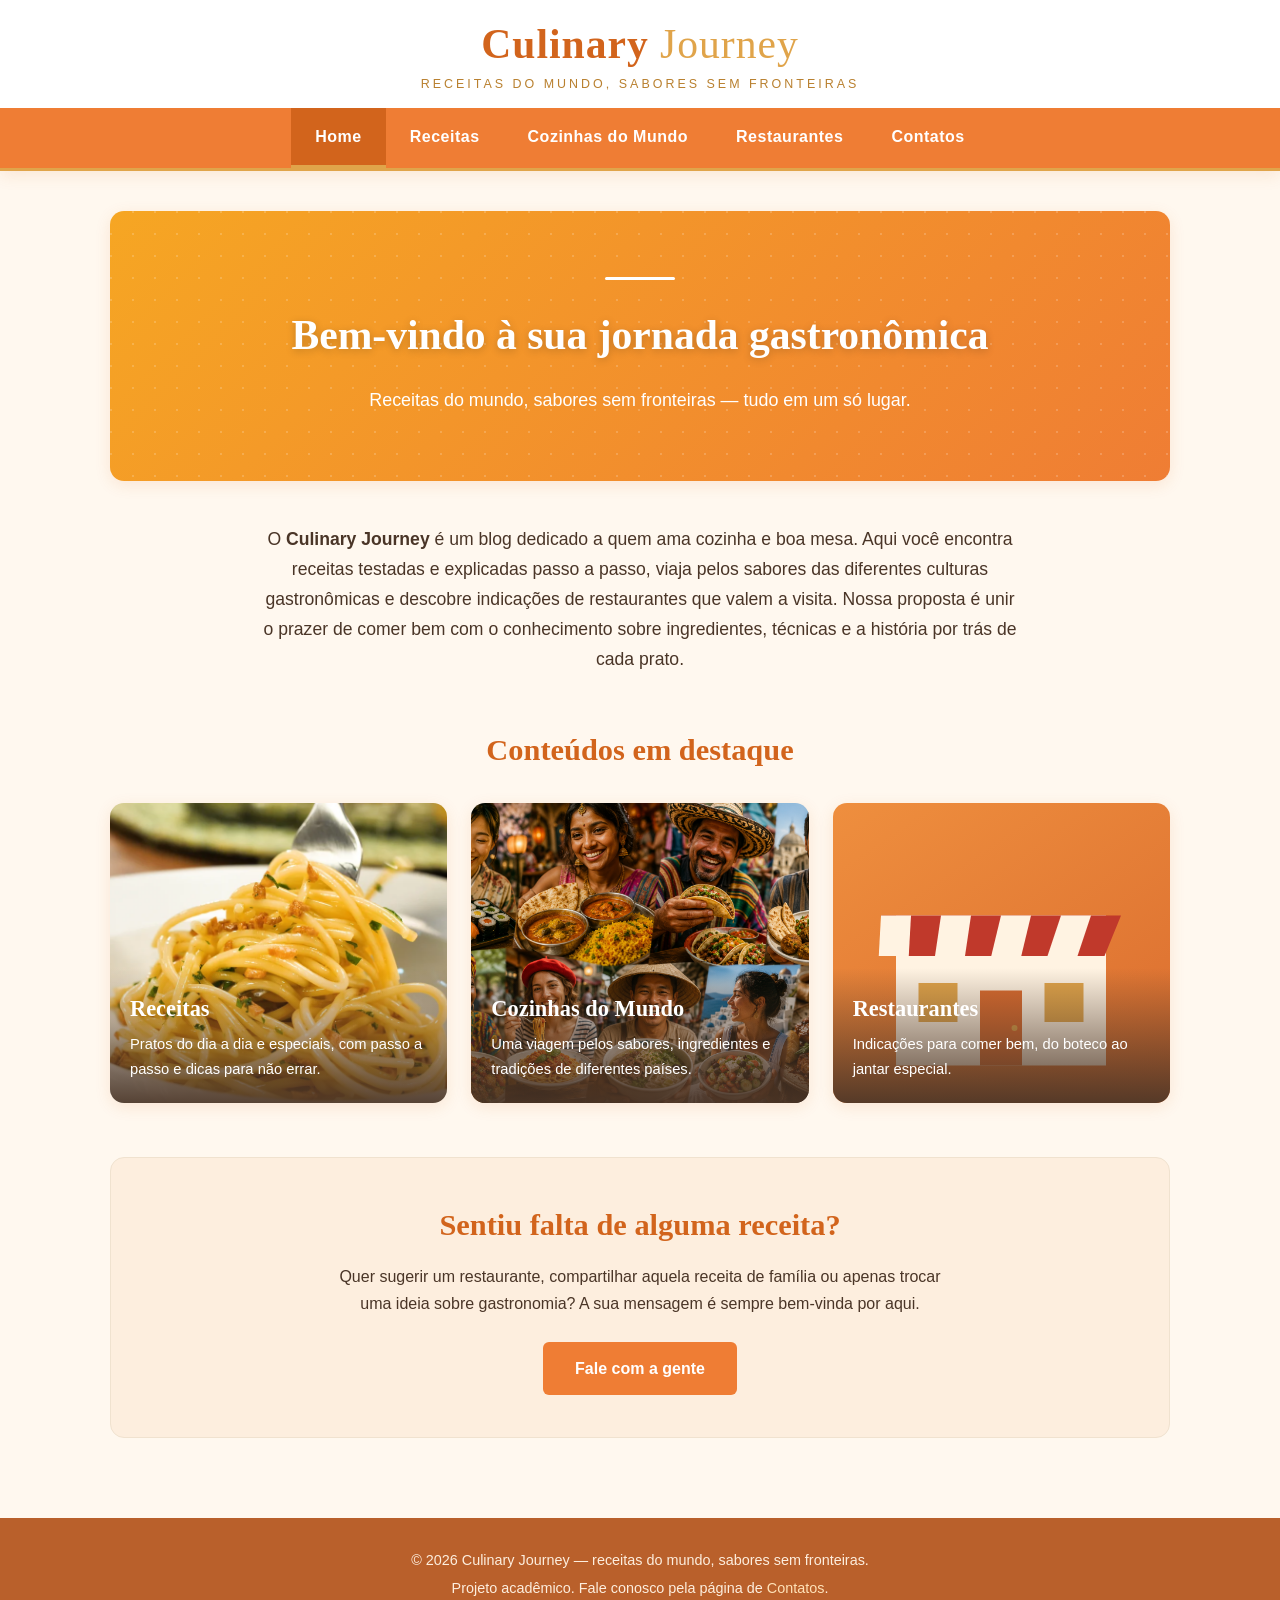
<file: index.html>
<!DOCTYPE html>
<html lang="pt-br">
<head>
    <meta charset="UTF-8">
    <meta name="viewport" content="width=device-width, initial-scale=1.0">
    <meta name="description" content="Culinary Journey: receitas do mundo, cozinhas internacionais e indicações de restaurantes. Sabores sem fronteiras.">
    <title>Culinary Journey | Receitas do mundo, sabores sem fronteiras</title>
    <link rel="stylesheet" href="css/style.css">
</head>
<body>
    <header>
        <div class="topo">
            <a href="index.html" class="logo-link">
                <span class="logo-nome">Culinary <span class="logo-script">Journey</span></span>
                <span class="logo-tag">receitas do mundo, sabores sem fronteiras</span>
            </a>
        </div>
        <nav>
            <ul>
                <li><a href="index.html" class="ativo">Home</a></li>
                <li><a href="receitas.html">Receitas</a></li>
                <li><a href="cozinhas-do-mundo.html">Cozinhas do Mundo</a></li>
                <li><a href="restaurantes.html">Restaurantes</a></li>
                <li><a href="contatos.html">Contatos</a></li>
            </ul>
        </nav>
    </header>

    <main>
        <section class="hero-banner hero-home">
            <div class="linha"></div>
            <h1>Bem-vindo à sua jornada gastronômica</h1>
            <p>Receitas do mundo, sabores sem fronteiras — tudo em um só lugar.</p>
        </section>

        <p class="intro">
            O <strong>Culinary Journey</strong> é um blog dedicado a quem ama cozinha e boa mesa.
            Aqui você encontra receitas testadas e explicadas passo a passo, viaja pelos sabores
            das diferentes culturas gastronômicas e descobre indicações de restaurantes que valem
            a visita. Nossa proposta é unir o prazer de comer bem com o conhecimento sobre
            ingredientes, técnicas e a história por trás de cada prato.
        </p>

        <section>
            <h2>Conteúdos em destaque</h2>
            <div class="destaques">

                <a class="destaque" href="receitas.html">
                    <img src="img/comidas/macarrao.png" alt="Prato de macarrão da seção de receitas">
                    <div class="destaque-info">
                        <h3>Receitas</h3>
                        <p>Pratos do dia a dia e especiais, com passo a passo e dicas para não errar.</p>
                    </div>
                </a>

                <a class="destaque" href="cozinhas-do-mundo.html">
                    <img src="img/cards/cozinhas-do-mundo.png" alt="Pratos típicos representando a seção de cozinhas do mundo">
                    <div class="destaque-info">
                        <h3>Cozinhas do Mundo</h3>
                        <p>Uma viagem pelos sabores, ingredientes e tradições de diferentes países.</p>
                    </div>
                </a>

                <a class="destaque" href="restaurantes.html">
                    <img src="img/cards/restaurantes.svg" alt="Fachada de restaurante representando a seção de restaurantes">
                    <div class="destaque-info">
                        <h3>Restaurantes</h3>
                        <p>Indicações para comer bem, do boteco ao jantar especial.</p>
                    </div>
                </a>

            </div>
        </section>

        <section class="cta-contato">
            <h2>Sentiu falta de alguma receita?</h2>
            <p>
                Quer sugerir um restaurante, compartilhar aquela receita de família ou apenas
                trocar uma ideia sobre gastronomia? A sua mensagem é sempre bem-vinda por aqui.
            </p>
            <a href="contatos.html" class="botao">Fale com a gente</a>
        </section>
    </main>

    <footer>
        <p>&copy; 2026 Culinary Journey — receitas do mundo, sabores sem fronteiras.</p>
        <p>Projeto acadêmico. Fale conosco pela página de <a href="contatos.html">Contatos</a>.</p>
    </footer>
</body>
</html>
</file>
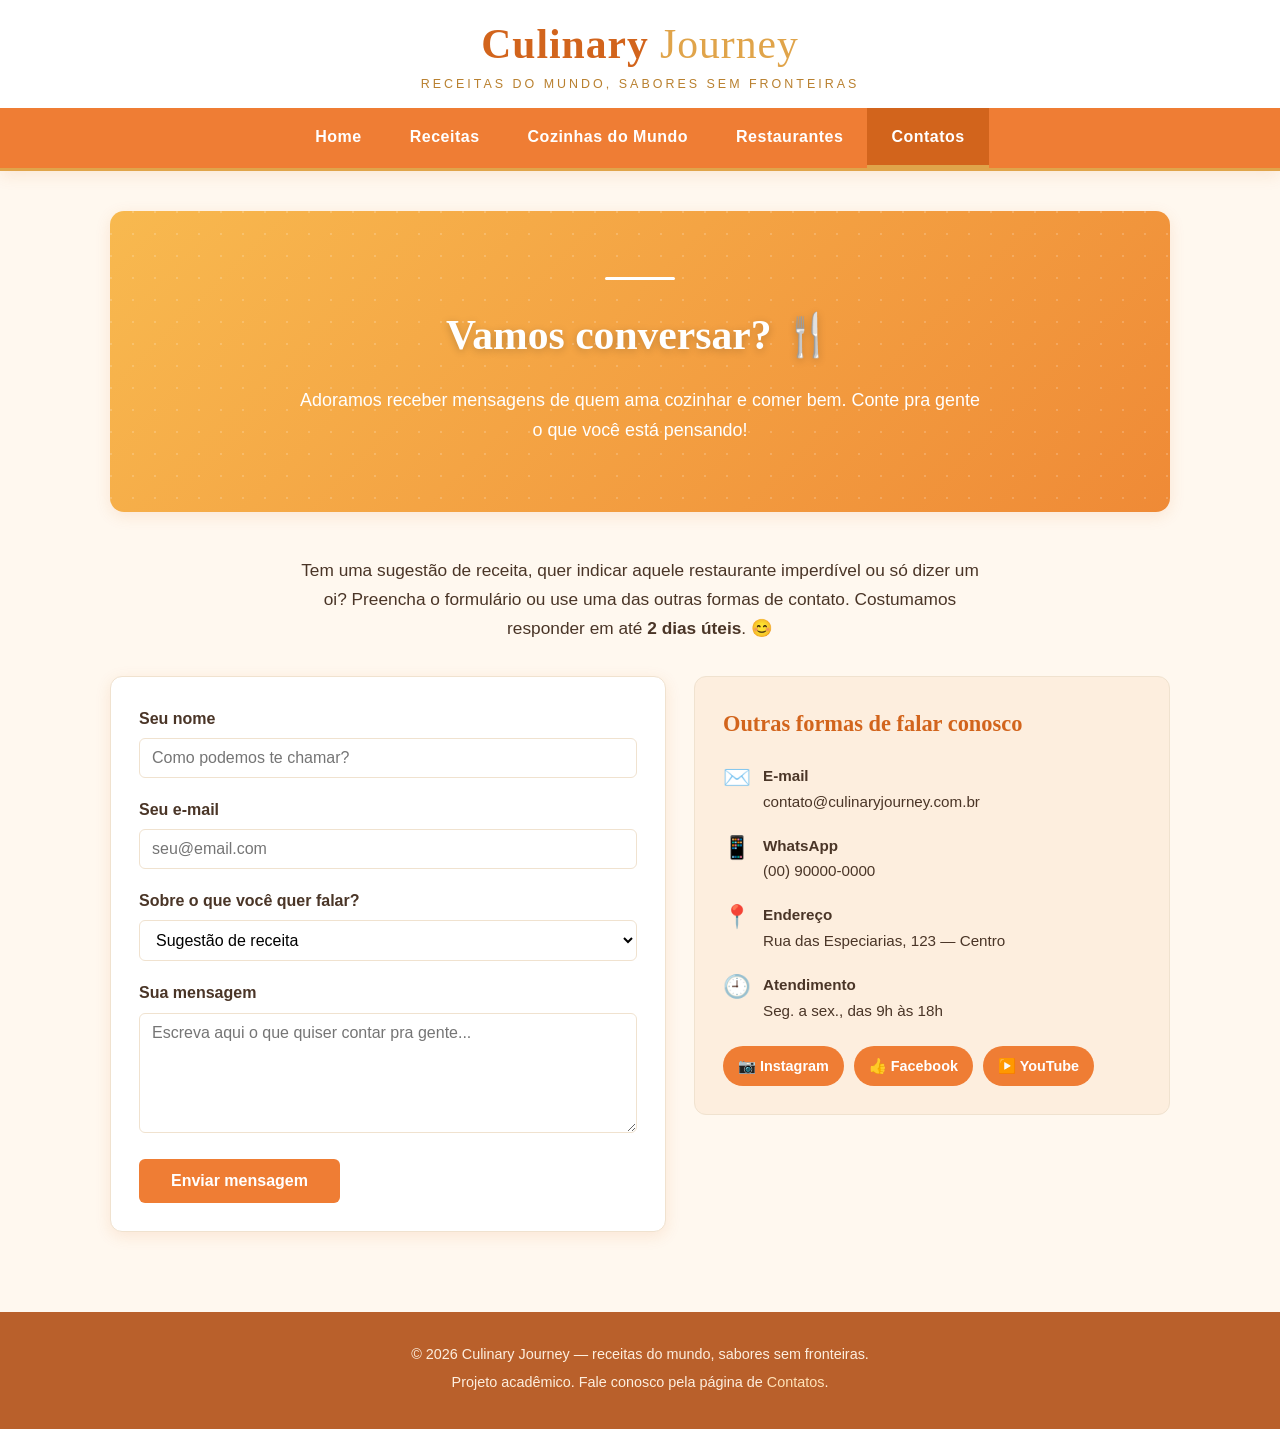
<file: contatos.html>
<!doctype html>
<html lang="pt-br">
  <head>
    <meta charset="UTF-8" />
    <meta name="viewport" content="width=device-width, initial-scale=1.0" />
    <meta
      name="description"
      content="Entre em contato com o Culinary Journey."
    />
    <title>Contatos | Culinary Journey</title>
    <link rel="stylesheet" href="css/style.css" />
  </head>
  <body>
    <header>
      <div class="topo">
        <a href="index.html" class="logo-link">
          <span class="logo-nome"
            >Culinary <span class="logo-script">Journey</span></span
          >
          <span class="logo-tag"
            >receitas do mundo, sabores sem fronteiras</span
          >
        </a>
      </div>
      <nav>
        <ul>
          <li><a href="index.html">Home</a></li>
          <li><a href="receitas.html">Receitas</a></li>
          <li><a href="cozinhas-do-mundo.html">Cozinhas do Mundo</a></li>
          <li><a href="restaurantes.html">Restaurantes</a></li>
          <li><a href="contatos.html" class="ativo">Contatos</a></li>
        </ul>
      </nav>
    </header>

    <main>
      <section class="hero-banner hero-contatos">
        <div class="linha"></div>
        <h1>Vamos conversar? 🍴</h1>
        <p>
          Adoramos receber mensagens de quem ama cozinhar e comer bem. Conte pra
          gente o que você está pensando!
        </p>
      </section>

      <p class="contato-intro">
        Tem uma sugestão de receita, quer indicar aquele restaurante imperdível
        ou só dizer um oi? Preencha o formulário ou use uma das outras formas de
        contato. Costumamos responder em até <strong>2 dias úteis</strong>. 😊
      </p>

      <div class="contato-grid">
        <form class="formulario" action="#" method="post">
          <div class="campo">
            <label for="nome">Seu nome</label>
            <input
              type="text"
              id="nome"
              name="nome"
              placeholder="Como podemos te chamar?"
              required
            />
          </div>
          <div class="campo">
            <label for="email">Seu e-mail</label>
            <input
              type="email"
              id="email"
              name="email"
              placeholder="seu@email.com"
              required
            />
          </div>
          <div class="campo">
            <label for="assunto">Sobre o que você quer falar?</label>
            <select id="assunto" name="assunto">
              <option value="receita">Sugestão de receita</option>
              <option value="restaurante">Indicação de restaurante</option>
              <option value="elogio">Elogio ou feedback</option>
              <option value="duvida">Dúvida</option>
              <option value="outro">Outro assunto</option>
            </select>
          </div>
          <div class="campo">
            <label for="mensagem">Sua mensagem</label>
            <textarea
              id="mensagem"
              name="mensagem"
              placeholder="Escreva aqui o que quiser contar pra gente..."
              required
            ></textarea>
          </div>
          <button type="submit" class="botao">Enviar mensagem</button>
        </form>

        <aside class="contato-lateral">
          <h2>Outras formas de falar conosco</h2>

          <div class="contato-item">
            <span class="ico">✉️</span>
            <span>
              <strong>E-mail</strong>
              contato@culinaryjourney.com.br
            </span>
          </div>
          <div class="contato-item">
            <span class="ico">📱</span>
            <span>
              <strong>WhatsApp</strong>
              (00) 90000-0000
            </span>
          </div>
          <div class="contato-item">
            <span class="ico">📍</span>
            <span>
              <strong>Endereço</strong>
              Rua das Especiarias, 123 — Centro
            </span>
          </div>
          <div class="contato-item">
            <span class="ico">🕘</span>
            <span>
              <strong>Atendimento</strong>
              Seg. a sex., das 9h às 18h
            </span>
          </div>

          <div class="redes">
            <a class="rede" href="#">📷 Instagram</a>
            <a class="rede" href="#">👍 Facebook</a>
            <a class="rede" href="#">▶️ YouTube</a>
          </div>
        </aside>
      </div>
    </main>

    <footer>
      <p>
        &copy; 2026 Culinary Journey — receitas do mundo, sabores sem
        fronteiras.
      </p>
      <p>
        Projeto acadêmico. Fale conosco pela página de
        <a href="contatos.html">Contatos</a>.
      </p>
    </footer>
  </body>
</html>
</file>
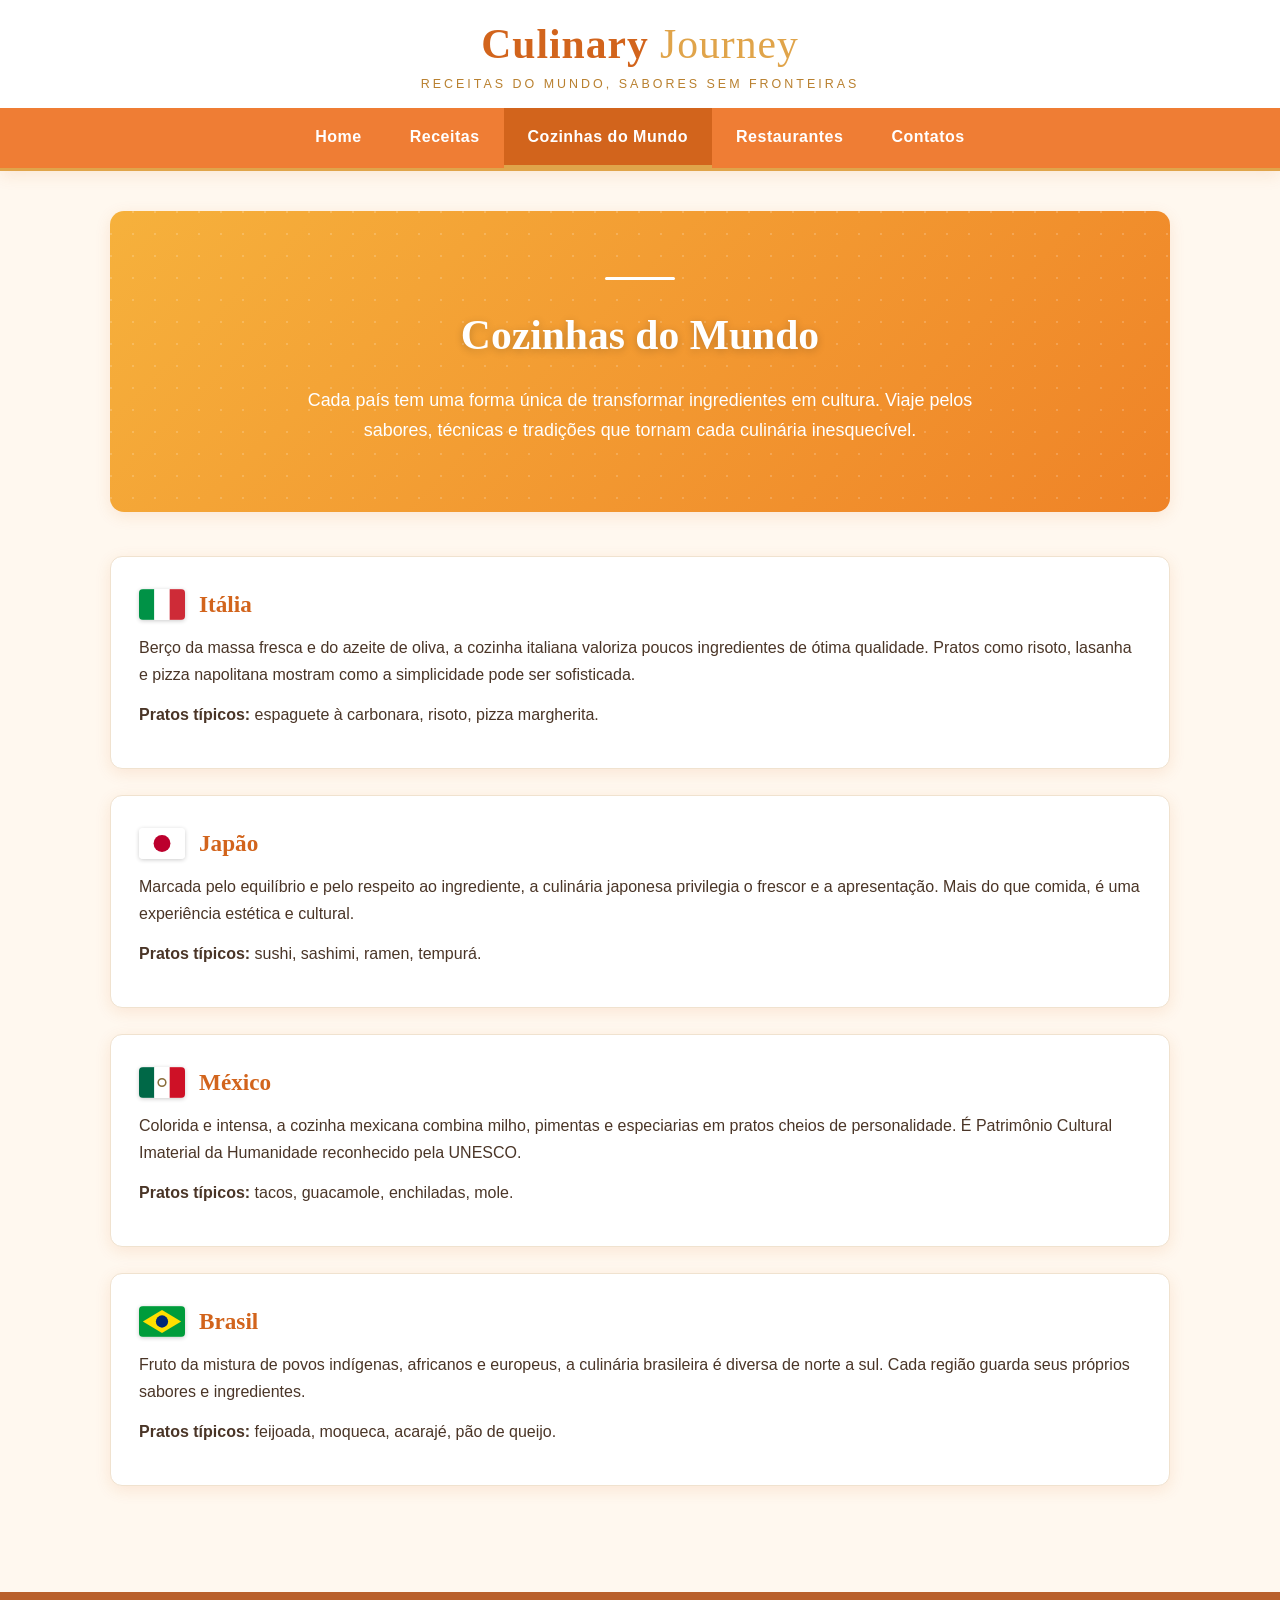
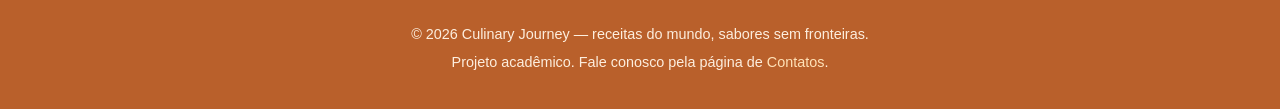
<file: cozinhas-do-mundo.html>
<!DOCTYPE html>
<html lang="pt-br">
<head>
    <meta charset="UTF-8">
    <meta name="viewport" content="width=device-width, initial-scale=1.0">
    <meta name="description" content="Uma viagem pelos sabores das diferentes culturas no Culinary Journey.">
    <title>Cozinhas do Mundo | Culinary Journey</title>
    <link rel="stylesheet" href="css/style.css">
</head>
<body>
    <header>
        <div class="topo">
            <a href="index.html" class="logo-link">
                <span class="logo-nome">Culinary <span class="logo-script">Journey</span></span>
                <span class="logo-tag">receitas do mundo, sabores sem fronteiras</span>
            </a>
        </div>
        <nav>
            <ul>
                <li><a href="index.html">Home</a></li>
                <li><a href="receitas.html">Receitas</a></li>
                <li><a href="cozinhas-do-mundo.html" class="ativo">Cozinhas do Mundo</a></li>
                <li><a href="restaurantes.html">Restaurantes</a></li>
                <li><a href="contatos.html">Contatos</a></li>
            </ul>
        </nav>
    </header>

    <main>
        <section class="hero-banner hero-cozinhas">
            <div class="linha"></div>
            <h1>Cozinhas do Mundo</h1>
            <p>
                Cada país tem uma forma única de transformar ingredientes em cultura.
                Viaje pelos sabores, técnicas e tradições que tornam cada culinária inesquecível.
            </p>
        </section>

        <article>
            <div class="pais-cabecalho">
                <img src="img/flags/italia.svg" alt="Bandeira da Itália" class="bandeira">
                <h3>Itália</h3>
            </div>
            <p>
                Berço da massa fresca e do azeite de oliva, a cozinha italiana valoriza poucos
                ingredientes de ótima qualidade. Pratos como risoto, lasanha e pizza napolitana
                mostram como a simplicidade pode ser sofisticada.
            </p>
            <p><strong>Pratos típicos:</strong> espaguete à carbonara, risoto, pizza margherita.</p>
        </article>

        <article>
            <div class="pais-cabecalho">
                <img src="img/flags/japao.svg" alt="Bandeira do Japão" class="bandeira">
                <h3>Japão</h3>
            </div>
            <p>
                Marcada pelo equilíbrio e pelo respeito ao ingrediente, a culinária japonesa
                privilegia o frescor e a apresentação. Mais do que comida, é uma experiência
                estética e cultural.
            </p>
            <p><strong>Pratos típicos:</strong> sushi, sashimi, ramen, tempurá.</p>
        </article>

        <article>
            <div class="pais-cabecalho">
                <img src="img/flags/mexico.svg" alt="Bandeira do México" class="bandeira">
                <h3>México</h3>
            </div>
            <p>
                Colorida e intensa, a cozinha mexicana combina milho, pimentas e especiarias em
                pratos cheios de personalidade. É Patrimônio Cultural Imaterial da Humanidade
                reconhecido pela UNESCO.
            </p>
            <p><strong>Pratos típicos:</strong> tacos, guacamole, enchiladas, mole.</p>
        </article>

        <article>
            <div class="pais-cabecalho">
                <img src="img/flags/brasil.svg" alt="Bandeira do Brasil" class="bandeira">
                <h3>Brasil</h3>
            </div>
            <p>
                Fruto da mistura de povos indígenas, africanos e europeus, a culinária brasileira
                é diversa de norte a sul. Cada região guarda seus próprios sabores e ingredientes.
            </p>
            <p><strong>Pratos típicos:</strong> feijoada, moqueca, acarajé, pão de queijo.</p>
        </article>
    </main>

    <footer>
        <p>&copy; 2026 Culinary Journey — receitas do mundo, sabores sem fronteiras.</p>
        <p>Projeto acadêmico. Fale conosco pela página de <a href="contatos.html">Contatos</a>.</p>
    </footer>
</body>
</html>
</file>
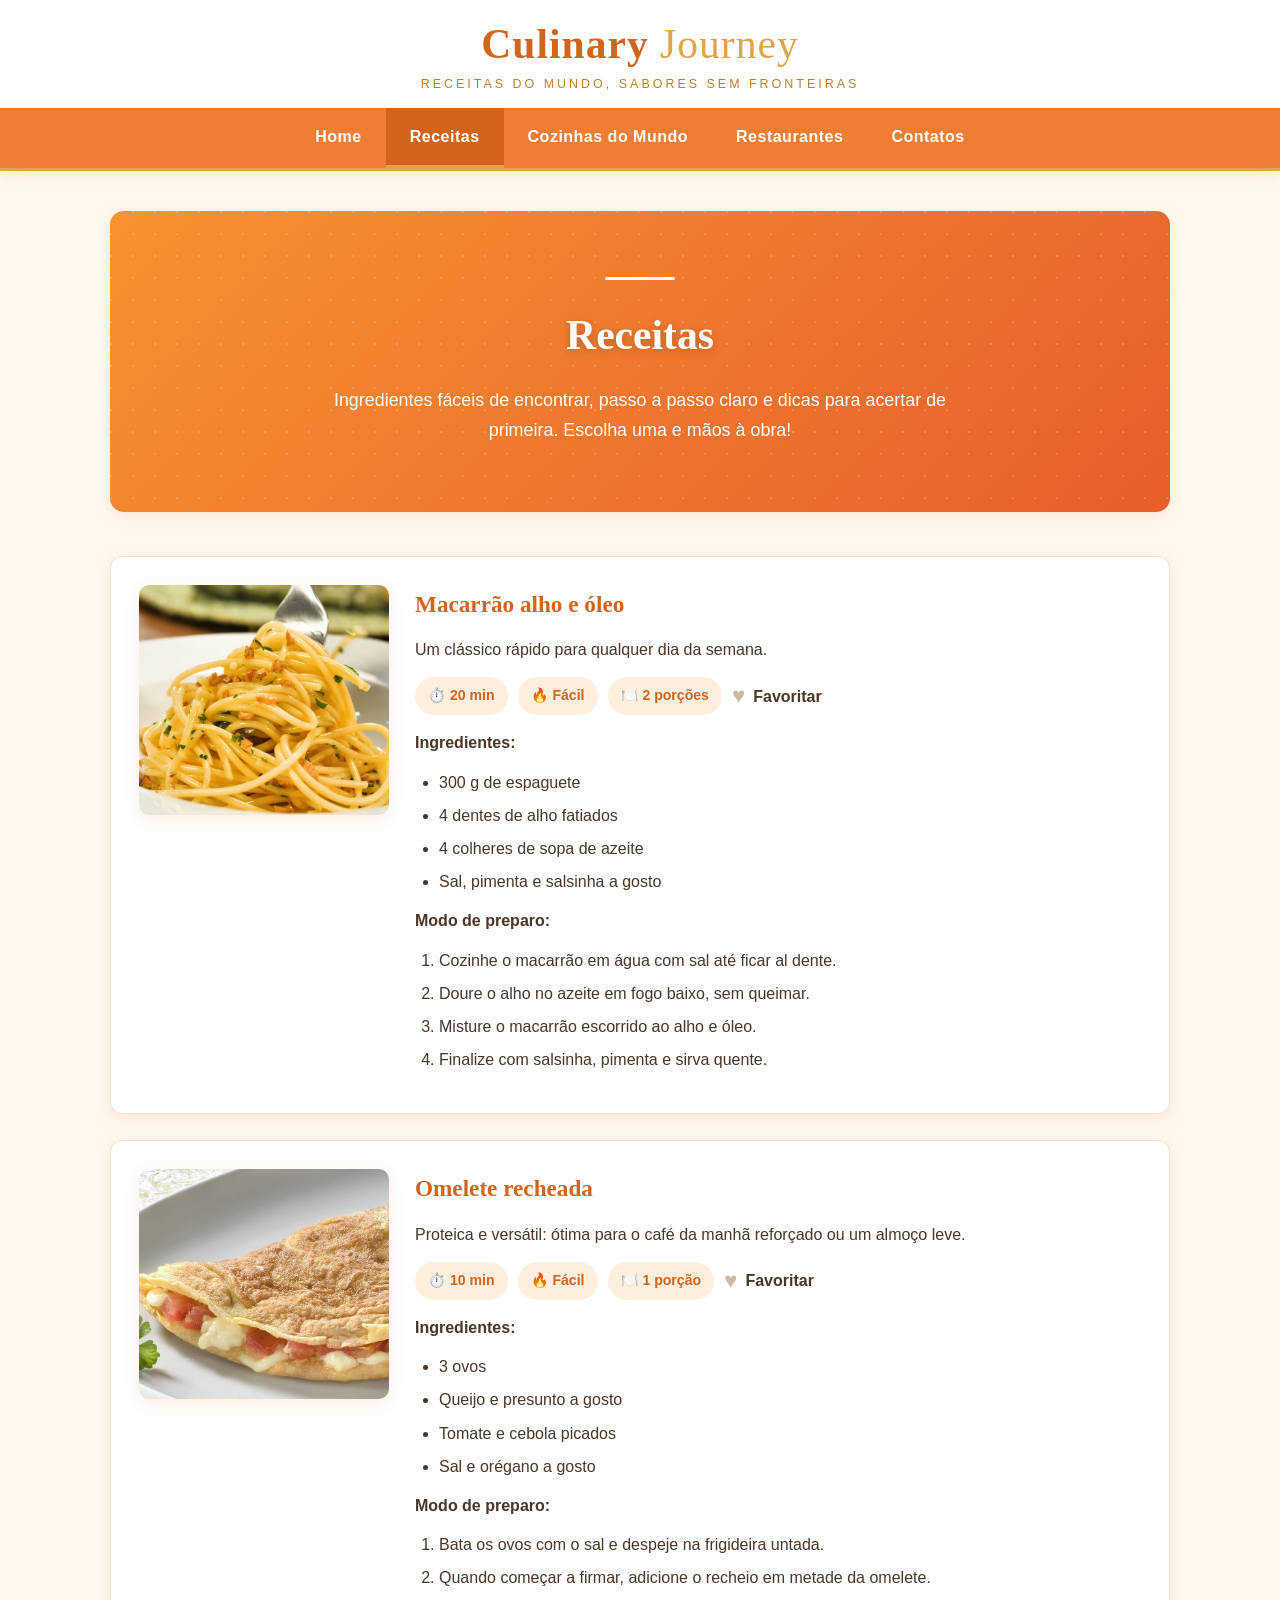
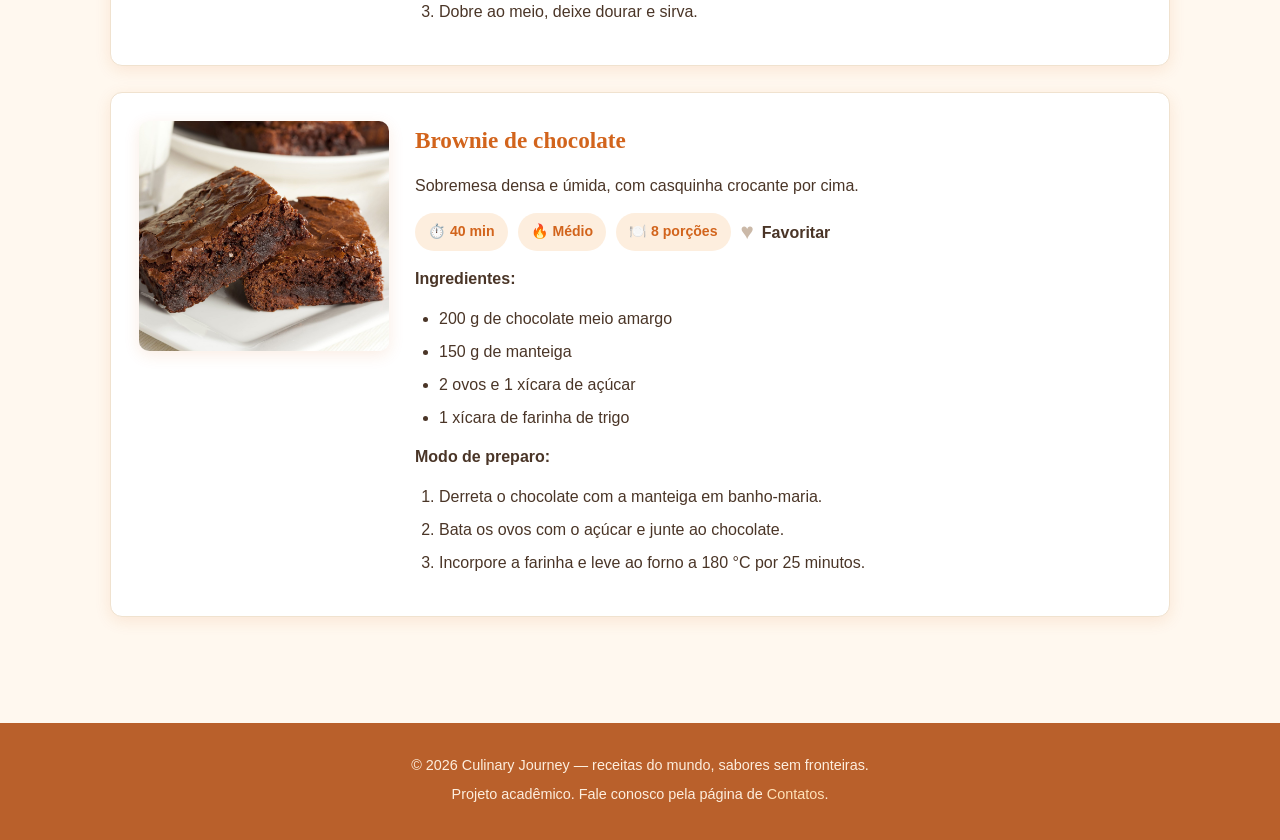
<file: receitas.html>
<!DOCTYPE html>
<html lang="pt-br">
<head>
    <meta charset="UTF-8">
    <meta name="viewport" content="width=device-width, initial-scale=1.0">
    <meta name="description" content="Receitas testadas e explicadas passo a passo no Culinary Journey.">
    <title>Receitas | Culinary Journey</title>
    <link rel="stylesheet" href="css/style.css">
</head>
<body>
    <header>
        <div class="topo">
            <a href="index.html" class="logo-link">
                <span class="logo-nome">Culinary <span class="logo-script">Journey</span></span>
                <span class="logo-tag">receitas do mundo, sabores sem fronteiras</span>
            </a>
        </div>
        <nav>
            <ul>
                <li><a href="index.html">Home</a></li>
                <li><a href="receitas.html" class="ativo">Receitas</a></li>
                <li><a href="cozinhas-do-mundo.html">Cozinhas do Mundo</a></li>
                <li><a href="restaurantes.html">Restaurantes</a></li>
                <li><a href="contatos.html">Contatos</a></li>
            </ul>
        </nav>
    </header>

    <main>
        <section class="hero-banner hero-receitas">
            <div class="linha"></div>
            <h1>Receitas</h1>
            <p>
                Ingredientes fáceis de encontrar, passo a passo claro e dicas para acertar
                de primeira. Escolha uma e mãos à obra!
            </p>
        </section>

        <article class="receita">
            <img src="img/comidas/macarrao.png" alt="Prato de macarrão alho e óleo" class="receita-img">
            <div class="receita-conteudo">
                <h3>Macarrão alho e óleo</h3>
                <p>Um clássico rápido para qualquer dia da semana.</p>
                <div class="tags">
                    <span class="tag">⏱️ 20 min</span>
                    <span class="tag">🔥 Fácil</span>
                    <span class="tag">🍽️ 2 porções</span>
                    <label class="favoritar">
                        <input type="checkbox">
                        <span class="coracao">♥</span> Favoritar
                    </label>
                </div>
                <p><strong>Ingredientes:</strong></p>
                <ul>
                    <li>300 g de espaguete</li>
                    <li>4 dentes de alho fatiados</li>
                    <li>4 colheres de sopa de azeite</li>
                    <li>Sal, pimenta e salsinha a gosto</li>
                </ul>
                <p><strong>Modo de preparo:</strong></p>
                <ol>
                    <li>Cozinhe o macarrão em água com sal até ficar al dente.</li>
                    <li>Doure o alho no azeite em fogo baixo, sem queimar.</li>
                    <li>Misture o macarrão escorrido ao alho e óleo.</li>
                    <li>Finalize com salsinha, pimenta e sirva quente.</li>
                </ol>
            </div>
        </article>

        <article class="receita">
            <img src="img/comidas/omelete-recheada.jpg" alt="Omelete recheada dourada" class="receita-img">
            <div class="receita-conteudo">
                <h3>Omelete recheada</h3>
                <p>Proteica e versátil: ótima para o café da manhã reforçado ou um almoço leve.</p>
                <div class="tags">
                    <span class="tag">⏱️ 10 min</span>
                    <span class="tag">🔥 Fácil</span>
                    <span class="tag">🍽️ 1 porção</span>
                    <label class="favoritar">
                        <input type="checkbox">
                        <span class="coracao">♥</span> Favoritar
                    </label>
                </div>
                <p><strong>Ingredientes:</strong></p>
                <ul>
                    <li>3 ovos</li>
                    <li>Queijo e presunto a gosto</li>
                    <li>Tomate e cebola picados</li>
                    <li>Sal e orégano a gosto</li>
                </ul>
                <p><strong>Modo de preparo:</strong></p>
                <ol>
                    <li>Bata os ovos com o sal e despeje na frigideira untada.</li>
                    <li>Quando começar a firmar, adicione o recheio em metade da omelete.</li>
                    <li>Dobre ao meio, deixe dourar e sirva.</li>
                </ol>
            </div>
        </article>

        <article class="receita">
            <img src="img/comidas/brownie-chocolate.jpg" alt="Brownie de chocolate cortado em pedaços" class="receita-img">
            <div class="receita-conteudo">
                <h3>Brownie de chocolate</h3>
                <p>Sobremesa densa e úmida, com casquinha crocante por cima.</p>
                <div class="tags">
                    <span class="tag">⏱️ 40 min</span>
                    <span class="tag">🔥 Médio</span>
                    <span class="tag">🍽️ 8 porções</span>
                    <label class="favoritar">
                        <input type="checkbox">
                        <span class="coracao">♥</span> Favoritar
                    </label>
                </div>
                <p><strong>Ingredientes:</strong></p>
                <ul>
                    <li>200 g de chocolate meio amargo</li>
                    <li>150 g de manteiga</li>
                    <li>2 ovos e 1 xícara de açúcar</li>
                    <li>1 xícara de farinha de trigo</li>
                </ul>
                <p><strong>Modo de preparo:</strong></p>
                <ol>
                    <li>Derreta o chocolate com a manteiga em banho-maria.</li>
                    <li>Bata os ovos com o açúcar e junte ao chocolate.</li>
                    <li>Incorpore a farinha e leve ao forno a 180 °C por 25 minutos.</li>
                </ol>
            </div>
        </article>
    </main>

    <footer>
        <p>&copy; 2026 Culinary Journey — receitas do mundo, sabores sem fronteiras.</p>
        <p>Projeto acadêmico. Fale conosco pela página de <a href="contatos.html">Contatos</a>.</p>
    </footer>
</body>
</html>
</file>
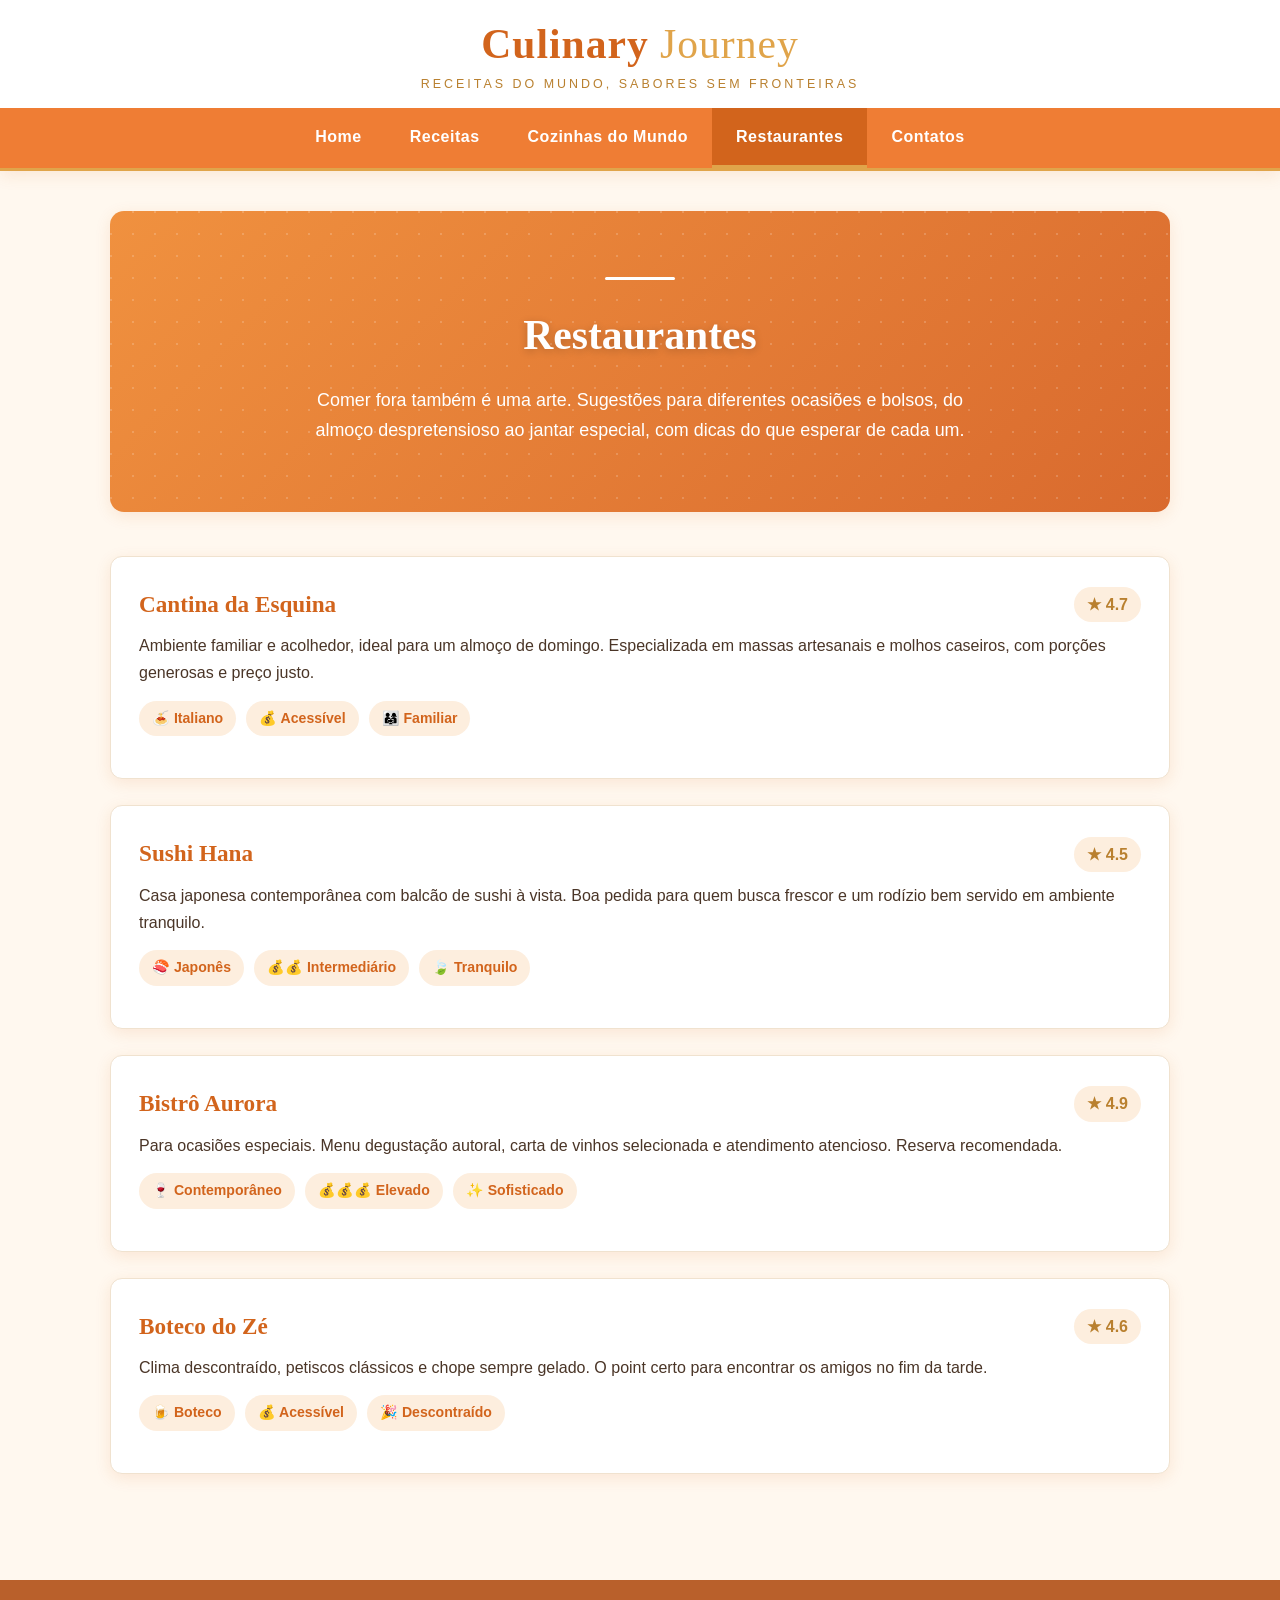
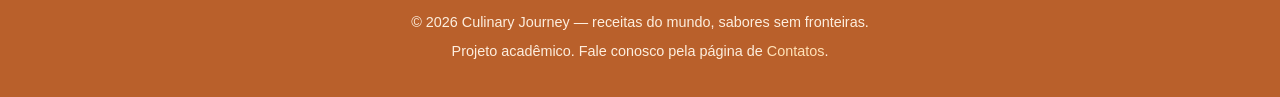
<file: restaurantes.html>
<!DOCTYPE html>
<html lang="pt-br">
<head>
    <meta charset="UTF-8">
    <meta name="viewport" content="width=device-width, initial-scale=1.0">
    <meta name="description" content="Indicações de restaurantes para todos os gostos no Culinary Journey.">
    <title>Restaurantes | Culinary Journey</title>
    <link rel="stylesheet" href="css/style.css">
</head>
<body>
    <header>
        <div class="topo">
            <a href="index.html" class="logo-link">
                <span class="logo-nome">Culinary <span class="logo-script">Journey</span></span>
                <span class="logo-tag">receitas do mundo, sabores sem fronteiras</span>
            </a>
        </div>
        <nav>
            <ul>
                <li><a href="index.html">Home</a></li>
                <li><a href="receitas.html">Receitas</a></li>
                <li><a href="cozinhas-do-mundo.html">Cozinhas do Mundo</a></li>
                <li><a href="restaurantes.html" class="ativo">Restaurantes</a></li>
                <li><a href="contatos.html">Contatos</a></li>
            </ul>
        </nav>
    </header>

    <main>
        <section class="hero-banner hero-restaurantes">
            <div class="linha"></div>
            <h1>Restaurantes</h1>
            <p>
                Comer fora também é uma arte. Sugestões para diferentes ocasiões e bolsos,
                do almoço despretensioso ao jantar especial, com dicas do que esperar de cada um.
            </p>
        </section>

        <article>
            <div class="restaurante-cabecalho">
                <h3>Cantina da Esquina</h3>
                <span class="nota">★ 4.7</span>
            </div>
            <p>
                Ambiente familiar e acolhedor, ideal para um almoço de domingo. Especializada em
                massas artesanais e molhos caseiros, com porções generosas e preço justo.
            </p>
            <div class="tags">
                <span class="tag">🍝 Italiano</span>
                <span class="tag">💰 Acessível</span>
                <span class="tag">👨‍👩‍👧 Familiar</span>
            </div>
        </article>

        <article>
            <div class="restaurante-cabecalho">
                <h3>Sushi Hana</h3>
                <span class="nota">★ 4.5</span>
            </div>
            <p>
                Casa japonesa contemporânea com balcão de sushi à vista. Boa pedida para quem busca
                frescor e um rodízio bem servido em ambiente tranquilo.
            </p>
            <div class="tags">
                <span class="tag">🍣 Japonês</span>
                <span class="tag">💰💰 Intermediário</span>
                <span class="tag">🍃 Tranquilo</span>
            </div>
        </article>

        <article>
            <div class="restaurante-cabecalho">
                <h3>Bistrô Aurora</h3>
                <span class="nota">★ 4.9</span>
            </div>
            <p>
                Para ocasiões especiais. Menu degustação autoral, carta de vinhos selecionada e
                atendimento atencioso. Reserva recomendada.
            </p>
            <div class="tags">
                <span class="tag">🍷 Contemporâneo</span>
                <span class="tag">💰💰💰 Elevado</span>
                <span class="tag">✨ Sofisticado</span>
            </div>
        </article>

        <article>
            <div class="restaurante-cabecalho">
                <h3>Boteco do Zé</h3>
                <span class="nota">★ 4.6</span>
            </div>
            <p>
                Clima descontraído, petiscos clássicos e chope sempre gelado. O point certo para
                encontrar os amigos no fim da tarde.
            </p>
            <div class="tags">
                <span class="tag">🍺 Boteco</span>
                <span class="tag">💰 Acessível</span>
                <span class="tag">🎉 Descontraído</span>
            </div>
        </article>
    </main>

    <footer>
        <p>&copy; 2026 Culinary Journey — receitas do mundo, sabores sem fronteiras.</p>
        <p>Projeto acadêmico. Fale conosco pela página de <a href="contatos.html">Contatos</a>.</p>
    </footer>
</body>
</html>
</file>
<file: css/style.css>
/* ===========================================================
   Culinary Journey - Blog de Gastronomia
   Receitas do mundo, sabores sem fronteiras
   =========================================================== */

:root {
    --cor-fundo: #fff8ef;
    --cor-texto: #4a3527;
    --cor-primaria: #ef7d34;
    --cor-primaria-escura: #d2641c;
    --cor-gold: #e0a44a;
    --cor-gold-escuro: #b9802f;
    --cor-clara: #ffffff;
    --cor-borda: #f0e2cf;
    --cor-suave: #fdeede;
    --sombra: 0 4px 16px rgba(210, 100, 28, 0.12);
    --fonte-titulo: Georgia, 'Times New Roman', serif;
    --fonte-texto: 'Segoe UI', Tahoma, Arial, sans-serif;
}

* {
    margin: 0;
    padding: 0;
    box-sizing: border-box;
}

body {
    font-family: var(--fonte-texto);
    color: var(--cor-texto);
    background-color: var(--cor-fundo);
    line-height: 1.7;
}

/* ----------------------- Cabeçalho e logo (texto) ----------------------- */

header {
    background-color: var(--cor-clara);
    border-bottom: 3px solid var(--cor-gold);
    box-shadow: var(--sombra);
}

.topo {
    text-align: center;
    padding: 22px 20px 12px;
}

.logo-link {
    display: inline-block;
    text-decoration: none;
}

.logo-nome {
    display: block;
    font-family: var(--fonte-titulo);
    font-size: 2.6rem;
    font-weight: 700;
    letter-spacing: 1px;
    line-height: 1.1;
    color: var(--cor-primaria-escura);
}

.logo-script {
    font-family: 'Brush Script MT', 'Segoe Script', cursive;
    font-weight: 400;
    color: var(--cor-gold);
}

.logo-tag {
    display: block;
    margin-top: 6px;
    font-size: 0.78rem;
    letter-spacing: 3px;
    text-transform: uppercase;
    color: var(--cor-gold-escuro);
}

/* ----------------------- Navegação ----------------------- */

nav {
    background-color: var(--cor-primaria);
}

nav ul {
    max-width: 1100px;
    margin: 0 auto;
    list-style: none;
    display: flex;
    flex-wrap: wrap;
    justify-content: center;
}

nav a {
    display: block;
    padding: 15px 24px;
    color: var(--cor-clara);
    text-decoration: none;
    font-weight: 600;
    letter-spacing: 0.5px;
    transition: background-color 0.2s ease;
}

nav a:hover {
    background-color: var(--cor-primaria-escura);
}

nav a.ativo {
    background-color: var(--cor-primaria-escura);
    border-bottom: 3px solid var(--cor-gold);
}

/* ----------------------- Conteúdo principal ----------------------- */

main {
    max-width: 1100px;
    margin: 0 auto;
    padding: 40px 20px;
}

h2 {
    font-family: var(--fonte-titulo);
    font-size: 1.9rem;
    color: var(--cor-primaria-escura);
    margin-bottom: 26px;
    text-align: center;
}

.intro {
    text-align: center;
    max-width: 760px;
    margin: 0 auto 50px;
    font-size: 1.1rem;
}

/* ----------------------- Banner / hero por página (CSS) ----------------------- */

.hero-banner {
    position: relative;
    overflow: hidden;
    border-radius: 14px;
    padding: 66px 28px;
    margin-bottom: 44px;
    text-align: center;
    color: var(--cor-clara);
    box-shadow: var(--sombra);
}

/* textura sutil de pontos sobre o gradiente */
.hero-banner::after {
    content: "";
    position: absolute;
    inset: 0;
    background-image: radial-gradient(circle at 1px 1px, rgba(255, 255, 255, 0.18) 1px, transparent 0);
    background-size: 22px 22px;
    pointer-events: none;
}

.hero-banner .linha {
    width: 70px;
    height: 3px;
    background: var(--cor-clara);
    border-radius: 2px;
    margin: 0 auto 20px;
    position: relative;
    z-index: 1;
}

.hero-banner h1 {
    position: relative;
    z-index: 1;
    font-family: var(--fonte-titulo);
    font-size: 2.6rem;
    margin-bottom: 14px;
    text-shadow: 0 2px 8px rgba(0, 0, 0, 0.2);
}

.hero-banner p {
    position: relative;
    z-index: 1;
    max-width: 680px;
    margin: 0 auto;
    font-size: 1.12rem;
}

/* gradiente quente próprio de cada seção */
.hero-home {
    background: linear-gradient(135deg, #f6a623 0%, #ef7d34 100%);
}

.hero-receitas {
    background: linear-gradient(135deg, #f59331 0%, #e85d2a 100%);
}

.hero-cozinhas {
    background: linear-gradient(135deg, #f6b13c 0%, #ef8327 100%);
}

.hero-restaurantes {
    background: linear-gradient(135deg, #f0913f 0%, #d96a2e 100%);
}

.hero-contatos {
    background: linear-gradient(135deg, #f8b94f 0%, #ef8a36 100%);
}

/* ----------------------- Destaques da Home (tiles com imagem-link) ----------------------- */

.destaques {
    display: flex;
    flex-wrap: wrap;
    gap: 24px;
    justify-content: center;
}

.destaque {
    position: relative;
    flex: 1 1 300px;
    max-width: 340px;
    height: 300px;
    border-radius: 14px;
    overflow: hidden;
    box-shadow: var(--sombra);
    text-decoration: none;
}

.destaque img {
    width: 100%;
    height: 100%;
    object-fit: cover;
    display: block;
    transition: transform 0.3s ease;
}

.destaque:hover img {
    transform: scale(1.06);
}

.destaque-info {
    position: absolute;
    left: 0;
    right: 0;
    bottom: 0;
    padding: 22px 20px 20px;
    color: var(--cor-clara);
    background: linear-gradient(to top, rgba(74, 53, 39, 0.92), rgba(74, 53, 39, 0));
}

.destaque-info h3 {
    font-family: var(--fonte-titulo);
    font-size: 1.4rem;
    margin-bottom: 4px;
}

.destaque-info p {
    font-size: 0.92rem;
}

/* ----------------------- Chamada para contato (Home) ----------------------- */

.cta-contato {
    margin-top: 54px;
    padding: 42px 28px;
    text-align: center;
    background-color: var(--cor-suave);
    border: 1px solid var(--cor-borda);
    border-radius: 14px;
}

.cta-contato h2 {
    margin-bottom: 12px;
}

.cta-contato p {
    max-width: 620px;
    margin: 0 auto 24px;
}

/* ----------------------- Artigos (páginas de conteúdo) ----------------------- */

article {
    background-color: var(--cor-clara);
    border: 1px solid var(--cor-borda);
    border-radius: 12px;
    padding: 28px;
    margin-bottom: 26px;
    box-shadow: var(--sombra);
}

article h3 {
    font-family: var(--fonte-titulo);
    color: var(--cor-primaria-escura);
    font-size: 1.45rem;
    margin-bottom: 12px;
}

article p {
    margin-bottom: 12px;
}

article ul,
article ol {
    margin: 0 0 12px 24px;
}

article li {
    margin-bottom: 6px;
}

/* etiquetas com ícone (tempo, dificuldade, tipo, etc.) */
.tags {
    display: flex;
    flex-wrap: wrap;
    gap: 10px;
    margin: 14px 0;
}

.tag {
    display: inline-flex;
    align-items: center;
    gap: 6px;
    padding: 6px 13px;
    background-color: var(--cor-suave);
    color: var(--cor-primaria-escura);
    border-radius: 20px;
    font-size: 0.88rem;
    font-weight: 600;
}

/* botão favoritar (toggle só com CSS) */
.favoritar {
    display: inline-flex;
    align-items: center;
    gap: 8px;
    cursor: pointer;
    user-select: none;
    font-weight: 600;
}

.favoritar input {
    position: absolute;
    opacity: 0;
    width: 0;
    height: 0;
}

.favoritar .coracao {
    font-size: 1.4rem;
    color: #cbb9a8;
    transition: transform 0.15s ease, color 0.15s ease;
}

.favoritar:hover .coracao {
    color: #ef9a86;
}

.favoritar input:checked ~ .coracao {
    color: #e74c3c;
    transform: scale(1.2);
}

/* ----------------------- Receitas (foto + conteúdo) ----------------------- */

.receita {
    display: flex;
    gap: 26px;
    align-items: flex-start;
}

.receita-img {
    width: 250px;
    height: 230px;
    object-fit: cover;
    border-radius: 10px;
    flex-shrink: 0;
    box-shadow: var(--sombra);
}

.receita-conteudo {
    flex: 1;
    min-width: 0;
}

/* ----------------------- Cozinhas do mundo (bandeiras) ----------------------- */

.pais-cabecalho {
    display: flex;
    align-items: center;
    gap: 14px;
    margin-bottom: 10px;
}

.pais-cabecalho h3 {
    margin-bottom: 0;
}

.bandeira {
    width: 46px;
    height: 31px;
    border-radius: 4px;
    flex-shrink: 0;
    box-shadow: 0 1px 4px rgba(0, 0, 0, 0.2);
}

/* ----------------------- Restaurantes ----------------------- */

.restaurante-cabecalho {
    display: flex;
    justify-content: space-between;
    align-items: center;
    flex-wrap: wrap;
    gap: 10px;
    margin-bottom: 8px;
}

.restaurante-cabecalho h3 {
    margin-bottom: 0;
}

.nota {
    padding: 4px 13px;
    background-color: var(--cor-suave);
    color: var(--cor-gold-escuro);
    border-radius: 20px;
    font-weight: 700;
    white-space: nowrap;
}

/* ----------------------- Formulário de contato ----------------------- */

.formulario {
    background-color: var(--cor-clara);
    border: 1px solid var(--cor-borda);
    border-radius: 12px;
    padding: 28px;
    max-width: 600px;
    margin: 0 auto;
    box-shadow: var(--sombra);
}

.campo {
    margin-bottom: 18px;
}

.campo label {
    display: block;
    font-weight: 600;
    margin-bottom: 6px;
}

.campo input,
.campo textarea,
.campo select {
    width: 100%;
    padding: 10px 12px;
    border: 1px solid var(--cor-borda);
    border-radius: 6px;
    font-family: var(--fonte-texto);
    font-size: 1rem;
    background-color: var(--cor-clara);
}

.campo input:focus,
.campo textarea:focus,
.campo select:focus {
    outline: none;
    border-color: var(--cor-primaria);
    box-shadow: 0 0 0 3px rgba(239, 125, 52, 0.22);
}

.campo textarea {
    resize: vertical;
    min-height: 120px;
}

.botao {
    display: inline-block;
    background-color: var(--cor-primaria);
    color: var(--cor-clara);
    border: none;
    padding: 13px 32px;
    border-radius: 6px;
    font-size: 1rem;
    font-weight: 600;
    text-decoration: none;
    cursor: pointer;
    transition: background-color 0.2s ease;
}

.botao:hover {
    background-color: var(--cor-primaria-escura);
}

/* layout da página de contatos: formulário + painel lateral */
.contato-intro {
    text-align: center;
    max-width: 700px;
    margin: 0 auto 32px;
    font-size: 1.08rem;
}

.contato-grid {
    display: flex;
    flex-wrap: wrap;
    gap: 28px;
    align-items: flex-start;
}

.contato-grid .formulario {
    flex: 1 1 360px;
    margin: 0;
    max-width: none;
}

.contato-lateral {
    flex: 1 1 280px;
    background-color: var(--cor-suave);
    border: 1px solid var(--cor-borda);
    border-radius: 12px;
    padding: 28px;
}

.contato-lateral h2 {
    text-align: left;
    font-size: 1.4rem;
    margin-bottom: 20px;
}

.contato-item {
    display: flex;
    align-items: flex-start;
    gap: 12px;
    margin-bottom: 18px;
}

.contato-item .ico {
    font-size: 1.4rem;
    line-height: 1.3;
}

.contato-item strong {
    display: block;
}

.contato-item span {
    font-size: 0.95rem;
}

.redes {
    display: flex;
    flex-wrap: wrap;
    gap: 10px;
    margin-top: 22px;
}

.rede {
    display: inline-flex;
    align-items: center;
    gap: 6px;
    padding: 8px 15px;
    background-color: var(--cor-primaria);
    color: var(--cor-clara);
    border-radius: 20px;
    text-decoration: none;
    font-size: 0.9rem;
    font-weight: 600;
    transition: background-color 0.2s ease;
}

.rede:hover {
    background-color: var(--cor-primaria-escura);
}

/* ----------------------- Rodapé ----------------------- */

footer {
    background-color: #b9602b;
    color: #fdeede;
    text-align: center;
    padding: 30px 20px;
    margin-top: 40px;
}

footer p {
    font-size: 0.9rem;
    margin-bottom: 4px;
}

footer a {
    color: #ffe2b8;
    text-decoration: none;
}

footer a:hover {
    text-decoration: underline;
}

/* ----------------------- Responsivo ----------------------- */

@media (max-width: 680px) {
    nav a {
        padding: 12px 16px;
        font-size: 0.9rem;
    }

    .hero-banner {
        padding: 48px 20px;
    }

    .hero-banner h1 {
        font-size: 2rem;
    }

    .receita {
        flex-direction: column;
    }

    .receita-img {
        width: 100%;
        height: 220px;
    }
}
</file>
